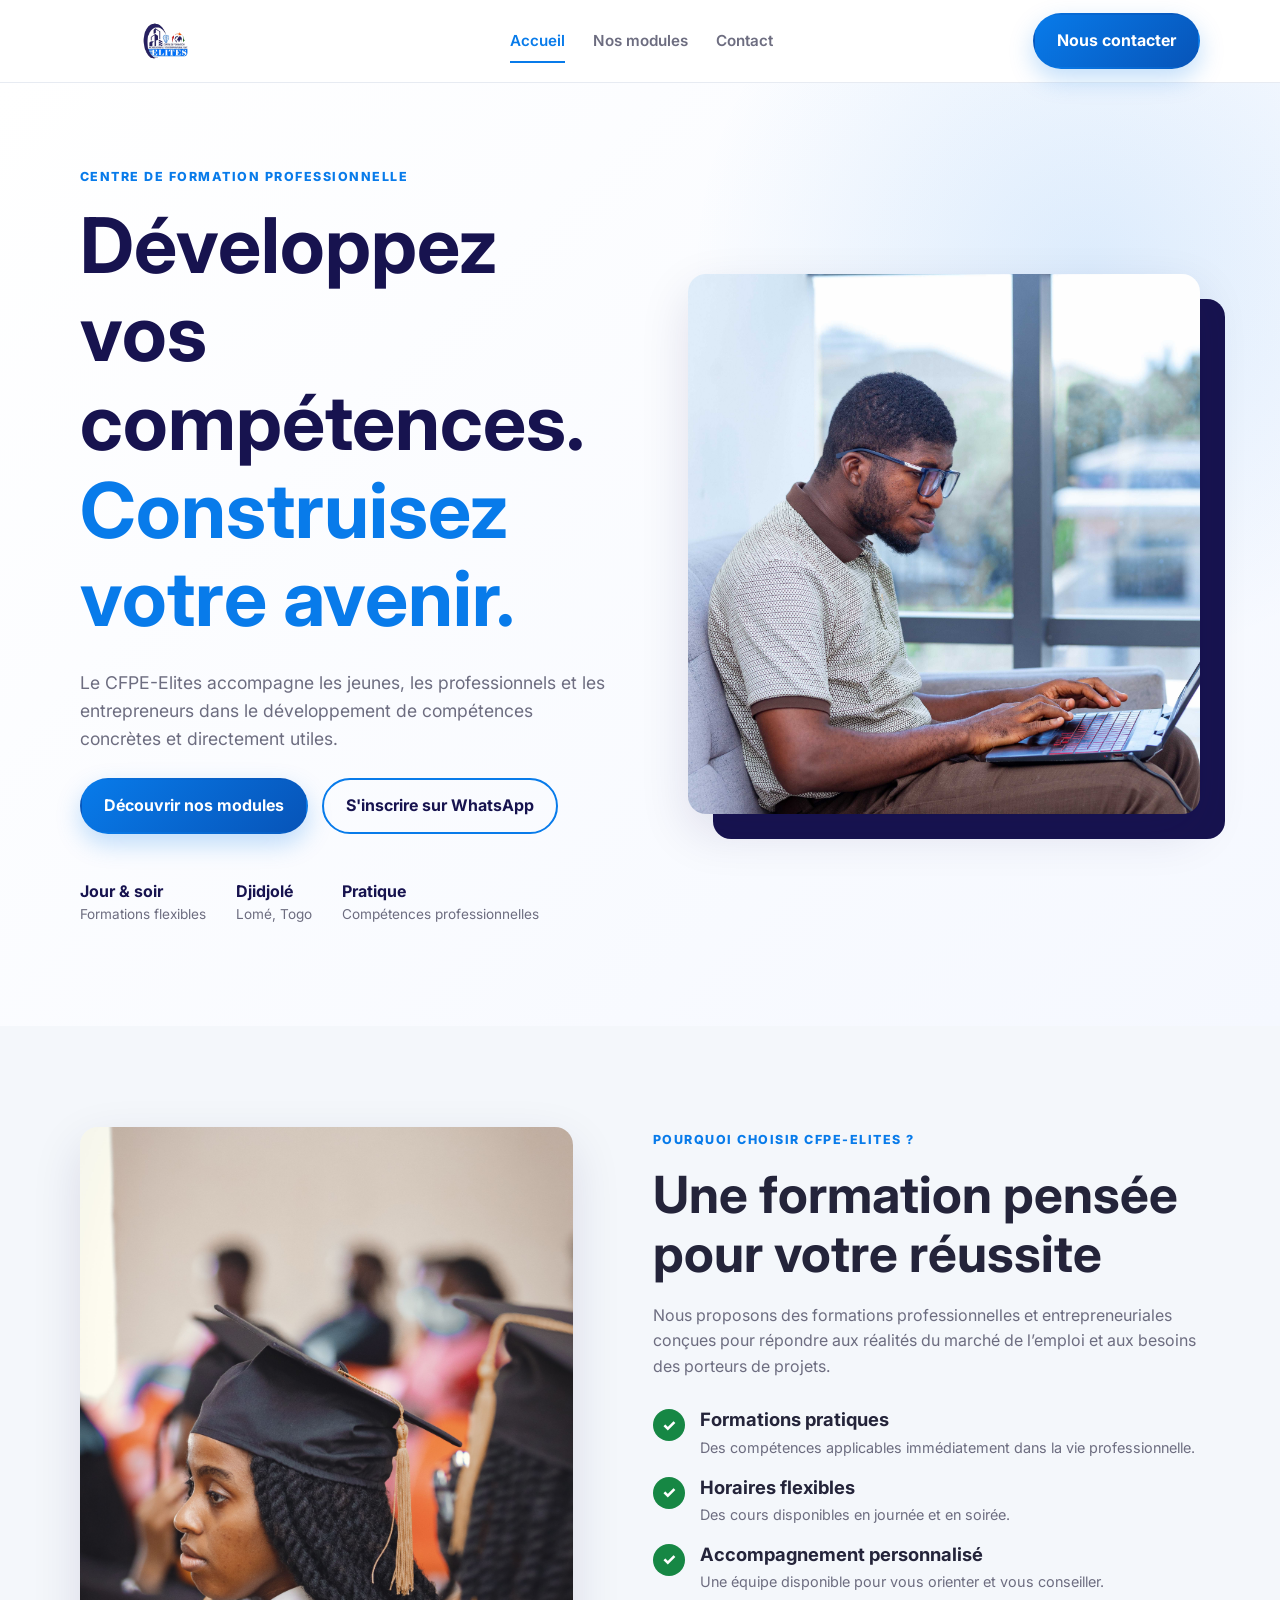
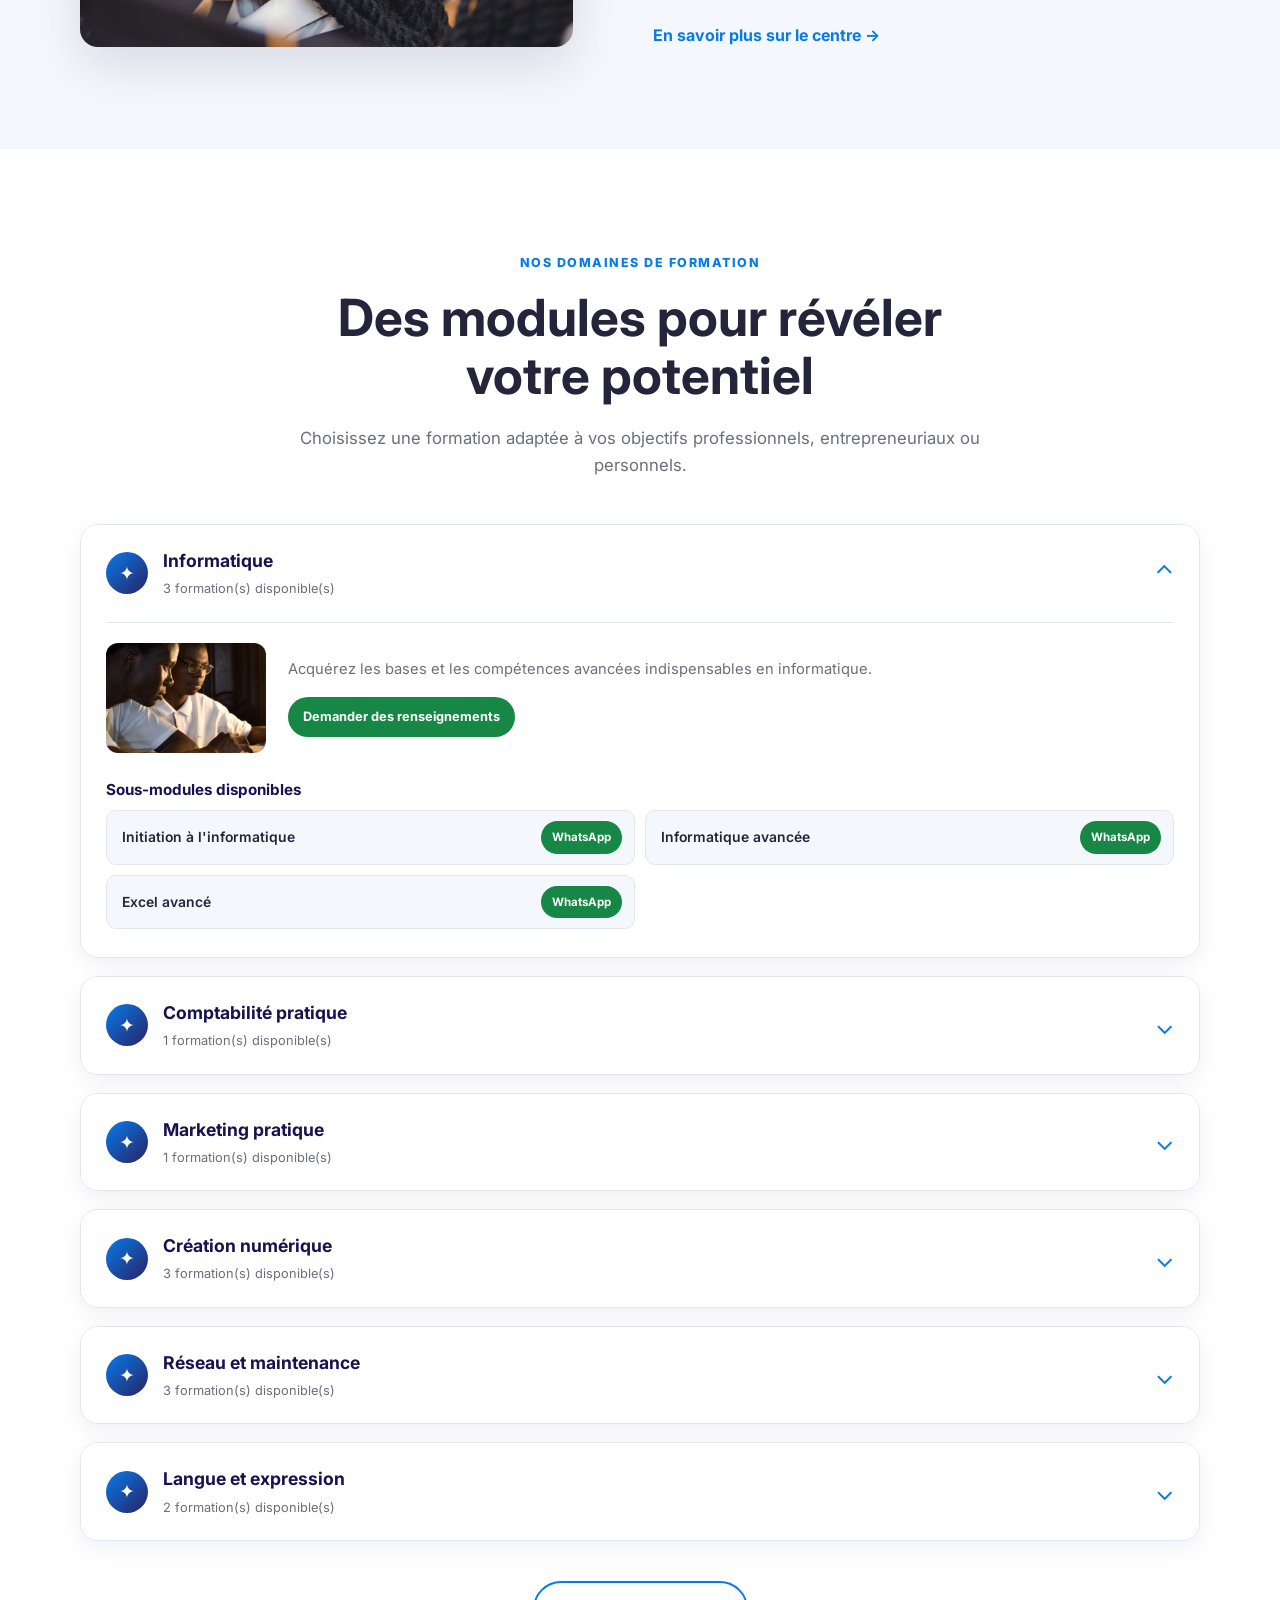
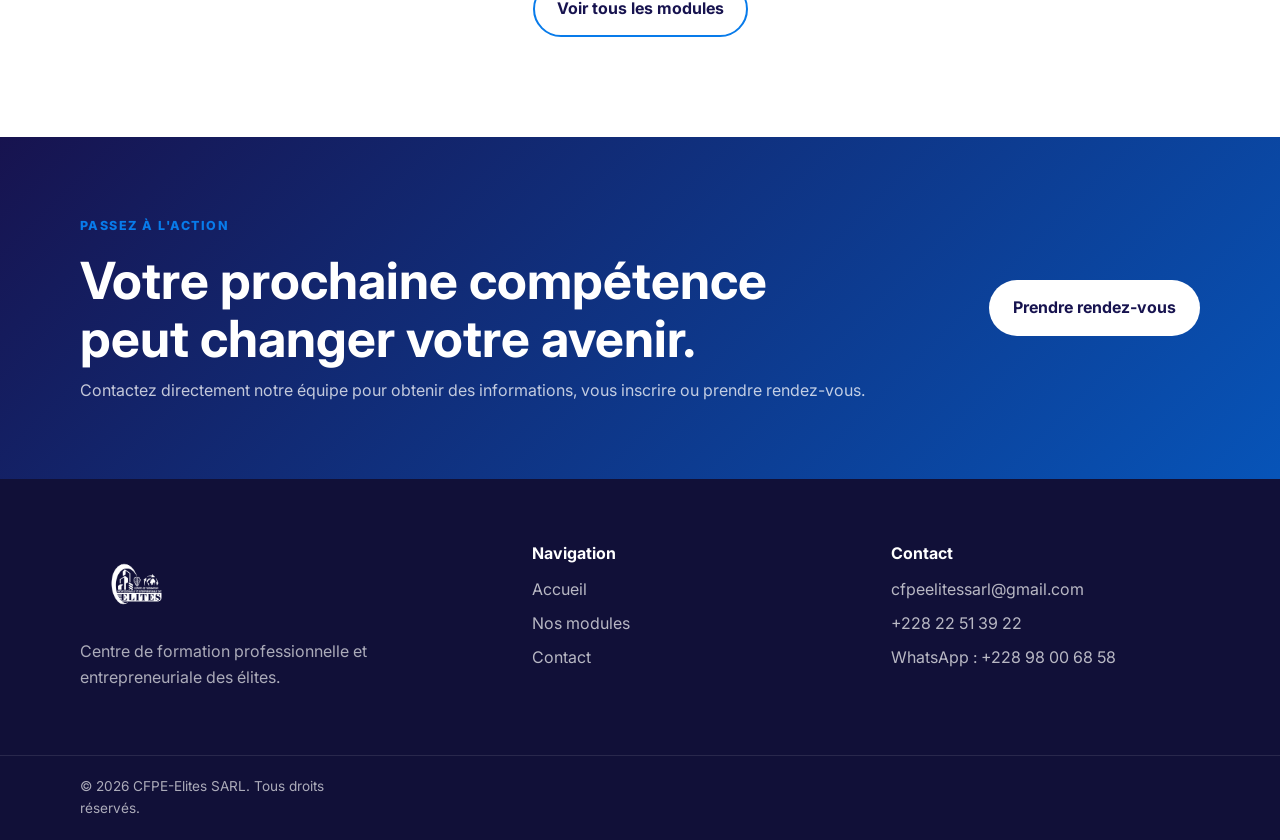
<file: index.html>
<!DOCTYPE html>
<html lang="fr">
<head>
    <meta charset="UTF-8">
    <meta name="viewport" content="width=device-width, initial-scale=1.0">

    <title>CFPE-Elites | Formation professionnelle et entrepreneuriale</title>
    <meta name="description" content="Centre de formation professionnelle et entrepreneuriale des élites à Lomé, Togo.">

    <link rel="preconnect" href="https://fonts.googleapis.com">
    <link rel="preconnect" href="https://fonts.gstatic.com" crossorigin>

    <link href="https://fonts.googleapis.com/css2?family=Inter:wght@400;500;600;700;800&display=swap" rel="stylesheet">
    <link rel="stylesheet" href="css/style.css">
</head>

<body>

<header class="site-header">
    <div class="container header-content">

        <a href="index.html" class="brand">
            <img src="assets/logo.png" alt="Logo CFPE-Elites">
        </a>

        <button class="menu-toggle" aria-label="Ouvrir le menu">
            ☰
        </button>

        <nav class="main-nav">
            <a href="index.html" class="active">Accueil</a>
            <a href="modules.html">Nos modules</a>
            <a href="contact.html">Contact</a>
        </nav>

        <a class="btn btn-primary header-action"
           href="https://wa.me/22898006858?text=Bonjour%20CFPE-Elites,%20je%20souhaite%20obtenir%20des%20renseignements."
           target="_blank">
            Nous contacter
        </a>
    </div>
</header>

<main>

    <!-- Section héro -->
    <section class="hero">
        <div class="container hero-grid">

            <div class="hero-content">
                <span class="eyebrow">Centre de formation professionnelle</span>

                <h1>
                    Développez vos compétences.
                    <span>Construisez votre avenir.</span>
                </h1>

                <p>
                    Le CFPE-Elites accompagne les jeunes, les professionnels et les entrepreneurs
                    dans le développement de compétences concrètes et directement utiles.
                </p>

                <div class="hero-buttons">
                    <a href="modules.html" class="btn btn-primary">
                        Découvrir nos modules
                    </a>

                    <a href="https://wa.me/22898006858?text=Bonjour%20CFPE-Elites,%20je%20souhaite%20m%27inscrire%20%C3%A0%20une%20formation."
                       class="btn btn-outline"
                       target="_blank">
                        S'inscrire sur WhatsApp
                    </a>
                </div>

                <div class="hero-infos">
                    <div>
                        <strong>Jour & soir</strong>
                        <span>Formations flexibles</span>
                    </div>

                    <div>
                        <strong>Djidjolé</strong>
                        <span>Lomé, Togo</span>
                    </div>

                    <div>
                        <strong>Pratique</strong>
                        <span>Compétences professionnelles</span>
                    </div>
                </div>
            </div>

            <div class="hero-image">
                <img src="assets/hero-formation.jpg"
                     alt="Apprenants participant à une formation">
            </div>

        </div>
    </section>

    <!-- Présentation -->
    <section class="section section-light">
        <div class="container intro-grid">

            <div class="intro-image">
                <img src="assets/etudiant-diplome.jpg"
                     alt="Étudiant diplômé">
            </div>

            <div class="section-content">
                <span class="eyebrow">Pourquoi choisir CFPE-Elites ?</span>

                <h2>Une formation pensée pour votre réussite</h2>

                <p>
                    Nous proposons des formations professionnelles et entrepreneuriales
                    conçues pour répondre aux réalités du marché de l’emploi et aux besoins
                    des porteurs de projets.
                </p>

                <div class="features">
                    <div class="feature">
                        <span class="feature-icon">✓</span>
                        <div>
                            <h3>Formations pratiques</h3>
                            <p>Des compétences applicables immédiatement dans la vie professionnelle.</p>
                        </div>
                    </div>

                    <div class="feature">
                        <span class="feature-icon">✓</span>
                        <div>
                            <h3>Horaires flexibles</h3>
                            <p>Des cours disponibles en journée et en soirée.</p>
                        </div>
                    </div>

                    <div class="feature">
                        <span class="feature-icon">✓</span>
                        <div>
                            <h3>Accompagnement personnalisé</h3>
                            <p>Une équipe disponible pour vous orienter et vous conseiller.</p>
                        </div>
                    </div>
                </div>

                <a href="contact.html" class="text-link">
                    En savoir plus sur le centre →
                </a>
            </div>
        </div>
    </section>

    <!-- Aperçu des modules -->
    <section class="section">
        <div class="container">

            <div class="section-heading centered">
                <span class="eyebrow">Nos domaines de formation</span>
                <h2>Des modules pour révéler votre potentiel</h2>
                <p>
                    Choisissez une formation adaptée à vos objectifs professionnels,
                    entrepreneuriaux ou personnels.
                </p>
            </div>

            <div id="featured-modules" class="cards-grid"></div>

            <div class="center-button">
                <a href="modules.html" class="btn btn-outline">
                    Voir tous les modules
                </a>
            </div>
        </div>
    </section>

    <!-- Appel à l'action -->
    <section class="cta-section">
        <div class="container cta-content">
            <div>
                <span class="eyebrow">Passez à l'action</span>
                <h2>Votre prochaine compétence peut changer votre avenir.</h2>
                <p>
                    Contactez directement notre équipe pour obtenir des informations,
                    vous inscrire ou prendre rendez-vous.
                </p>
            </div>

            <a href="https://wa.me/22898006858?text=Bonjour%20CFPE-Elites,%20je%20souhaite%20prendre%20rendez-vous."
               class="btn btn-light"
               target="_blank">
                Prendre rendez-vous
            </a>
        </div>
    </section>

</main>

<footer class="site-footer">
    <div class="container footer-grid">

        <div>
            <img class="footer-logo" src="assets/logo.png" alt="Logo CFPE-Elites">
            <p>
                Centre de formation professionnelle et entrepreneuriale des élites.
            </p>
        </div>

        <div>
            <h3>Navigation</h3>
            <a href="index.html">Accueil</a>
            <a href="modules.html">Nos modules</a>
            <a href="contact.html">Contact</a>
        </div>

        <div>
            <h3>Contact</h3>
            <a href="mailto:cfpeelitessarl@gmail.com">
                cfpeelitessarl@gmail.com
            </a>
            <a href="tel:+22822513922">+228 22 51 39 22</a>
            <a href="https://wa.me/22898006858" target="_blank">
                WhatsApp : +228 98 00 68 58
            </a>
        </div>
    </div>

    <div class="footer-bottom">
        <div class="container">
            <p>© <span class="current-year"></span> CFPE-Elites SARL. Tous droits réservés.</p>
        </div>
    </div>
</footer>

<script src="js/script.js"></script>
</body>
</html>
</file>
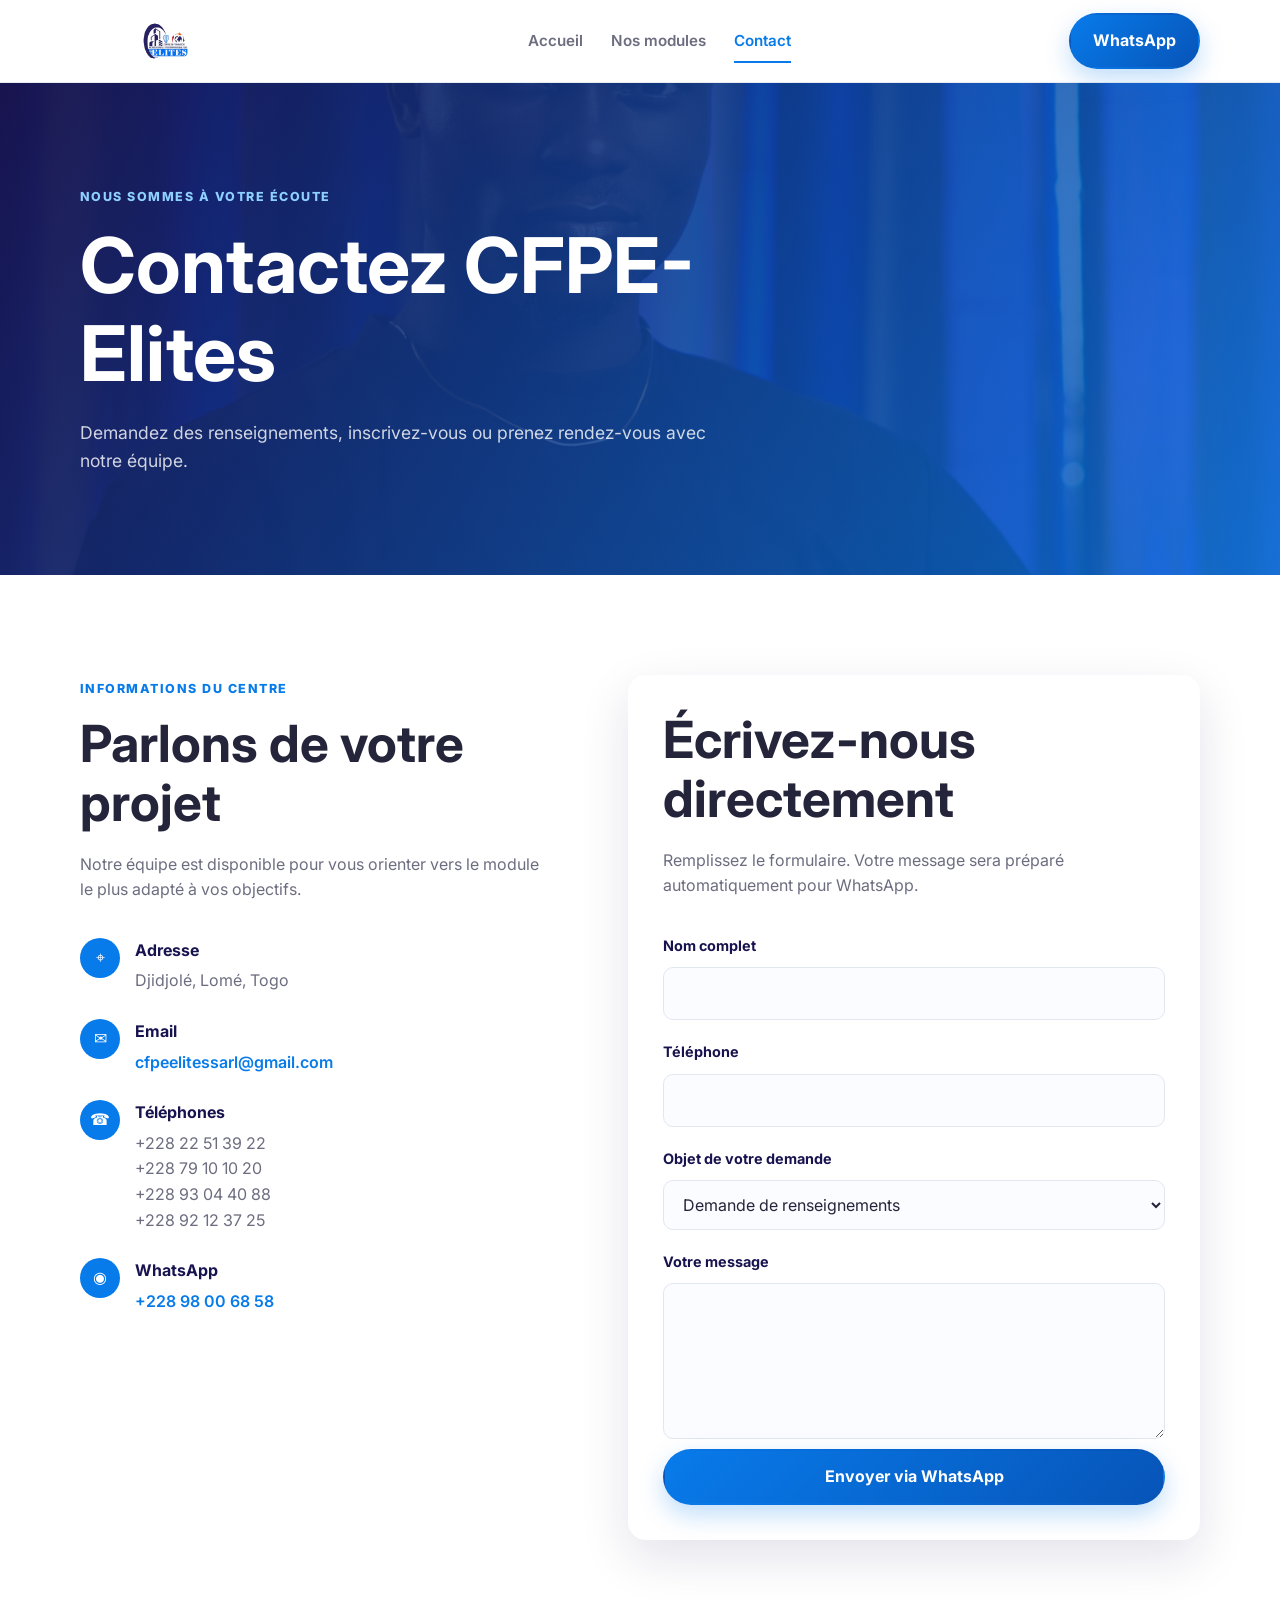
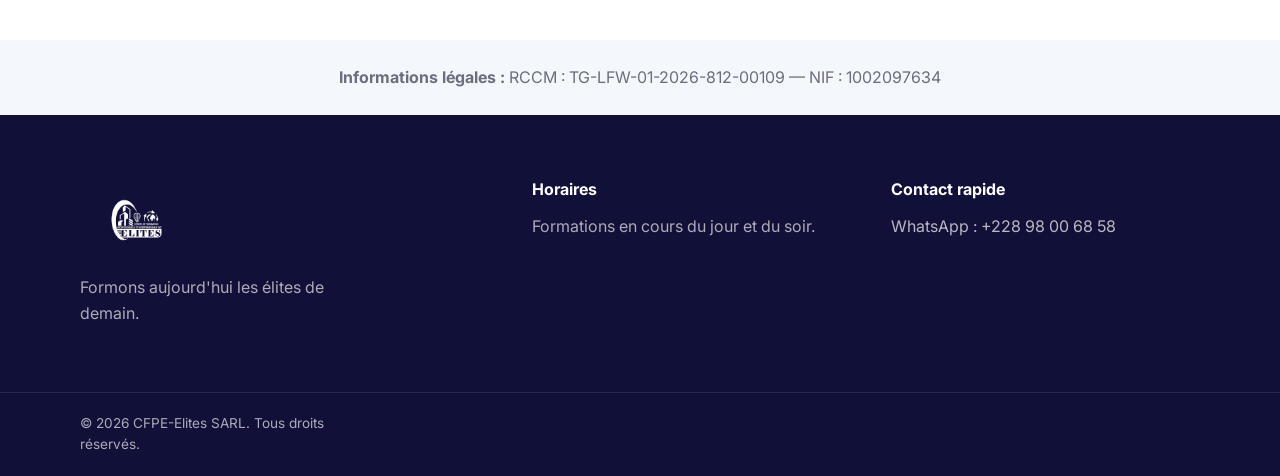
<file: contact.html>
<!DOCTYPE html>
<html lang="fr">
<head>
    <meta charset="UTF-8">
    <meta name="viewport" content="width=device-width, initial-scale=1.0">

    <title>Contact | CFPE-Elites</title>
    <meta name="description" content="Contactez le CFPE-Elites à Lomé, Togo.">

    <link rel="preconnect" href="https://fonts.googleapis.com">
    <link rel="preconnect" href="https://fonts.gstatic.com" crossorigin>

    <link href="https://fonts.googleapis.com/css2?family=Inter:wght@400;500;600;700;800&display=swap" rel="stylesheet">
    <link rel="stylesheet" href="css/style.css">
</head>

<body>

<header class="site-header">
    <div class="container header-content">

        <a href="index.html" class="brand">
            <img src="assets/logo.png" alt="Logo CFPE-Elites">
        </a>

        <button class="menu-toggle" aria-label="Ouvrir le menu">
            ☰
        </button>

        <nav class="main-nav">
            <a href="index.html">Accueil</a>
            <a href="modules.html">Nos modules</a>
            <a href="contact.html" class="active">Contact</a>
        </nav>

        <a class="btn btn-primary header-action"
           href="https://wa.me/22898006858?text=Bonjour%20CFPE-Elites,%20je%20souhaite%20obtenir%20des%20renseignements."
           target="_blank">
            WhatsApp
        </a>
    </div>
</header>

<main>

    <section class="page-banner">
        <div class="container">
            <span class="eyebrow">Nous sommes à votre écoute</span>
            <h1>Contactez CFPE-Elites</h1>
            <p>
                Demandez des renseignements, inscrivez-vous ou prenez rendez-vous
                avec notre équipe.
            </p>
        </div>
    </section>

    <section class="section">
        <div class="container contact-grid">

            <div class="contact-info">
                <span class="eyebrow">Informations du centre</span>
                <h2>Parlons de votre projet</h2>

                <p>
                    Notre équipe est disponible pour vous orienter vers le module
                    le plus adapté à vos objectifs.
                </p>

                <div class="contact-list">

                    <div class="contact-item">
                        <span class="contact-icon">⌖</span>
                        <div>
                            <strong>Adresse</strong>
                            <p>Djidjolé, Lomé, Togo</p>
                        </div>
                    </div>

                    <div class="contact-item">
                        <span class="contact-icon">✉</span>
                        <div>
                            <strong>Email</strong>
                            <a href="mailto:cfpeelitessarl@gmail.com">
                                cfpeelitessarl@gmail.com
                            </a>
                        </div>
                    </div>

                    <div class="contact-item">
                        <span class="contact-icon">☎</span>
                        <div>
                            <strong>Téléphones</strong>
                            <p>
                                +228 22 51 39 22<br>
                                +228 79 10 10 20<br>
                                +228 93 04 40 88<br>
                                +228 92 12 37 25
                            </p>
                        </div>
                    </div>

                    <div class="contact-item">
                        <span class="contact-icon">◉</span>
                        <div>
                            <strong>WhatsApp</strong>
                            <a href="https://wa.me/22898006858" target="_blank">
                                +228 98 00 68 58
                            </a>
                        </div>
                    </div>

                </div>
            </div>

            <div class="contact-card">

                <h2>Écrivez-nous directement</h2>
                <p>
                    Remplissez le formulaire. Votre message sera préparé automatiquement
                    pour WhatsApp.
                </p>

                <form id="whatsapp-form">

                    <label for="name">Nom complet</label>
                    <input type="text" id="name" name="name" required>

                    <label for="phone">Téléphone</label>
                    <input type="tel" id="phone" name="phone" required>

                    <label for="subject">Objet de votre demande</label>
                    <select id="subject" name="subject">
                        <option value="Renseignements">Demande de renseignements</option>
                        <option value="Inscription">Inscription à une formation</option>
                        <option value="Rendez-vous">Prise de rendez-vous</option>
                    </select>

                    <label for="message">Votre message</label>
                    <textarea id="message" name="message" rows="5" required></textarea>

                    <button type="submit" class="btn btn-primary full-width">
                        Envoyer via WhatsApp
                    </button>
                </form>

            </div>

        </div>
    </section>

    <section class="legal-section">
        <div class="container">
            <p>
                <strong>Informations légales :</strong>
                RCCM : TG-LFW-01-2026-812-00109
                — NIF : 1002097634
            </p>
        </div>
    </section>

</main>

<footer class="site-footer">
    <div class="container footer-grid">

        <div>
            <img class="footer-logo" src="assets/logo.png" alt="Logo CFPE-Elites">
            <p>Formons aujourd'hui les élites de demain.</p>
        </div>

        <div>
            <h3>Horaires</h3>
            <p>Formations en cours du jour et du soir.</p>
        </div>

        <div>
            <h3>Contact rapide</h3>
            <a href="https://wa.me/22898006858" target="_blank">
                WhatsApp : +228 98 00 68 58
            </a>
        </div>

    </div>

    <div class="footer-bottom">
        <div class="container">
            <p>© <span class="current-year"></span> CFPE-Elites SARL. Tous droits réservés.</p>
        </div>
    </div>
</footer>

<script src="js/script.js"></script>
</body>
</html>
</file>
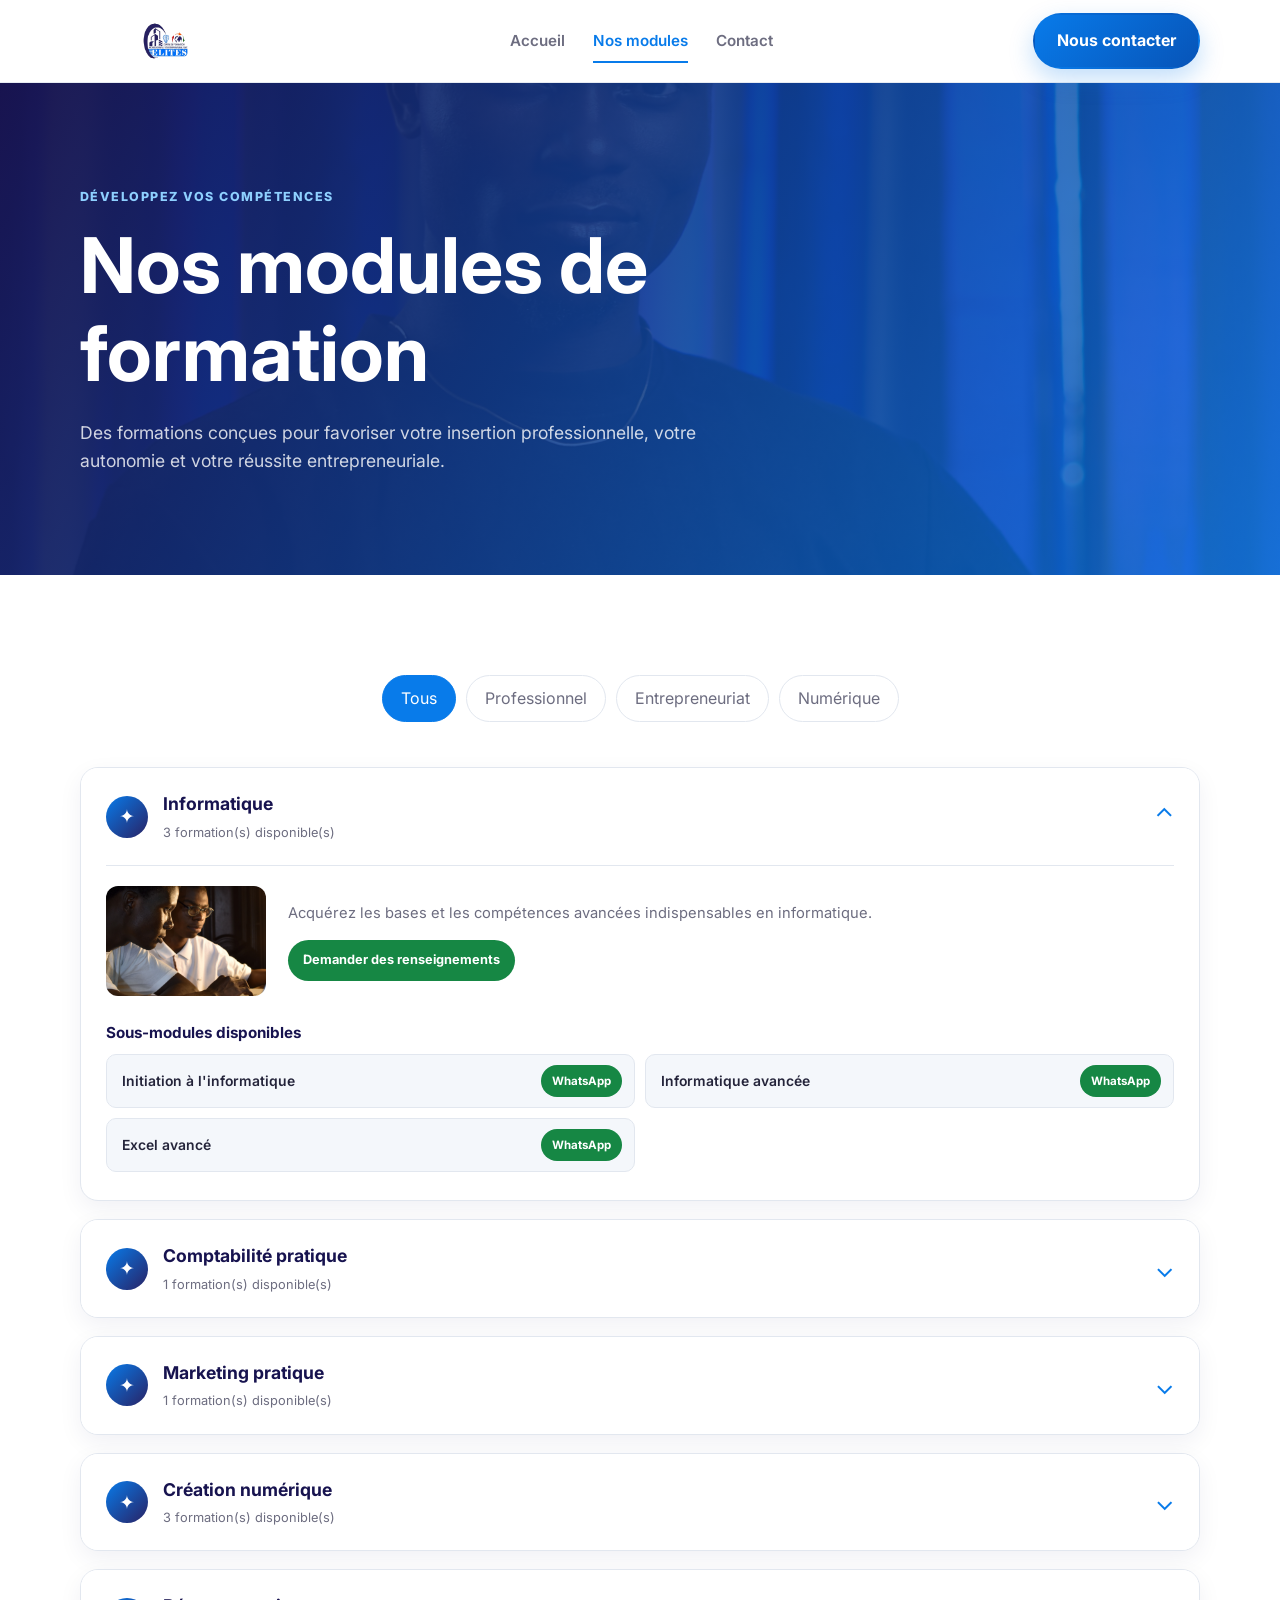
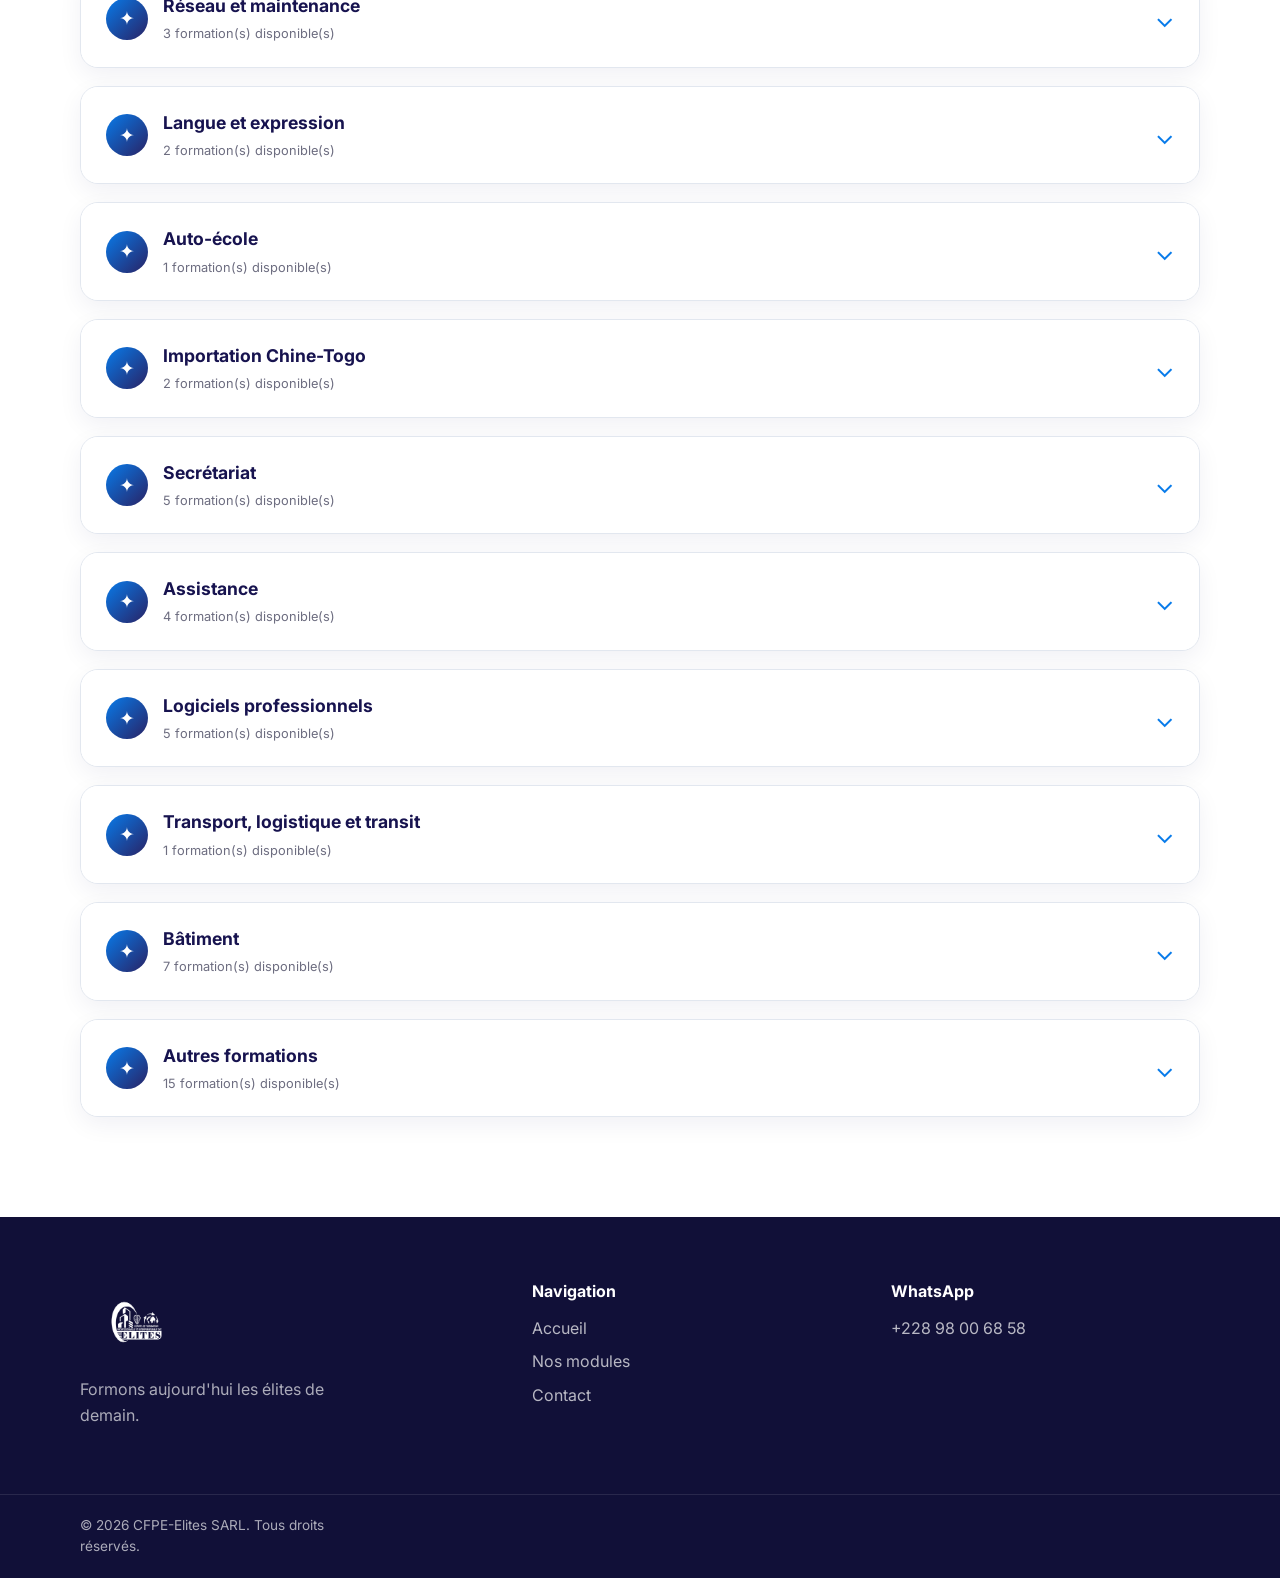
<file: modules.html>
<!DOCTYPE html>
<html lang="fr">
<head>
    <meta charset="UTF-8">
    <meta name="viewport" content="width=device-width, initial-scale=1.0">

    <title>Nos modules | CFPE-Elites</title>
    <meta name="description" content="Découvrez les modules de formation du CFPE-Elites.">

    <link rel="preconnect" href="https://fonts.googleapis.com">
    <link rel="preconnect" href="https://fonts.gstatic.com" crossorigin>

    <link href="https://fonts.googleapis.com/css2?family=Inter:wght@400;500;600;700;800&display=swap" rel="stylesheet">
    <link rel="stylesheet" href="css/style.css">
</head>

<body>

<header class="site-header">
    <div class="container header-content">

        <a href="index.html" class="brand">
            <img src="assets/logo.png" alt="Logo CFPE-Elites">
        </a>

        <button class="menu-toggle" aria-label="Ouvrir le menu">
            ☰
        </button>

        <nav class="main-nav">
            <a href="index.html">Accueil</a>
            <a href="modules.html" class="active">Nos modules</a>
            <a href="contact.html">Contact</a>
        </nav>

        <a class="btn btn-primary header-action"
           href="https://wa.me/22898006858?text=Bonjour%20CFPE-Elites,%20je%20souhaite%20obtenir%20des%20renseignements."
           target="_blank">
            Nous contacter
        </a>
    </div>
</header>

<main>

    <section class="page-banner">
        <div class="container">
            <span class="eyebrow">Développez vos compétences</span>
            <h1>Nos modules de formation</h1>
            <p>
                Des formations conçues pour favoriser votre insertion professionnelle,
                votre autonomie et votre réussite entrepreneuriale.
            </p>
        </div>
    </section>

    <section class="section">
        <div class="container">

            <div class="filters" role="group" aria-label="Filtrer les modules">
                <button class="filter-btn active" data-filter="all">Tous</button>
                <button class="filter-btn" data-filter="professionnel">Professionnel</button>
                <button class="filter-btn" data-filter="entrepreneuriat">Entrepreneuriat</button>
                <button class="filter-btn" data-filter="numerique">Numérique</button>
            </div>

            <div id="all-modules" class="modules-grid"></div>

        </div>
    </section>

</main>

<footer class="site-footer">
    <div class="container footer-grid">

        <div>
            <img class="footer-logo" src="assets/logo.png" alt="Logo CFPE-Elites">
            <p>Formons aujourd'hui les élites de demain.</p>
        </div>

        <div>
            <h3>Navigation</h3>
            <a href="index.html">Accueil</a>
            <a href="modules.html">Nos modules</a>
            <a href="contact.html">Contact</a>
        </div>

        <div>
            <h3>WhatsApp</h3>
            <a href="https://wa.me/22898006858" target="_blank">
                +228 98 00 68 58
            </a>
        </div>

    </div>

    <div class="footer-bottom">
        <div class="container">
            <p>© <span class="current-year"></span> CFPE-Elites SARL. Tous droits réservés.</p>
        </div>
    </div>
</footer>

<script src="js/script.js"></script>
</body>
</html>
</file>
<file: css/style.css>
/* =========================================================
   VARIABLES GLOBALES
   Couleurs inspirées du logo :
   - Bleu vif
   - Bleu nuit
   - Violet profond
   - Orange et vert en touches secondaires
========================================================= */

:root {
    --primary: #087bea;
    --primary-dark: #0754b8;
    --navy: #17134f;
    --purple: #292264;
    --orange: #f57920;
    --green: #168744;

    --text: #24243a;
    --muted: #6d6d80;
    --surface: #ffffff;
    --surface-soft: #f4f7fb;
    --border: #e2e7ef;

    --shadow: 0 18px 50px rgba(23, 19, 79, 0.12);
    --radius: 18px;
}

/* =========================================================
   RESET ET BASE
========================================================= */

* {
    box-sizing: border-box;
    margin: 0;
    padding: 0;
}

html {
    scroll-behavior: smooth;
}

body {
    min-width: 320px;
    font-family: "Inter", sans-serif;
    color: var(--text);
    background: var(--surface);
    line-height: 1.6;
}

img {
    max-width: 100%;
    display: block;
}

a {
    color: inherit;
    text-decoration: none;
}

button,
input,
textarea,
select {
    font: inherit;
}

/* =========================================================
   UTILITAIRES
========================================================= */

.container {
    width: min(1120px, calc(100% - 40px));
    margin-inline: auto;
}

.section {
    padding: 100px 0;
}

.section-light {
    background: var(--surface-soft);
}

.centered {
    text-align: center;
}

.center-button {
    display: flex;
    justify-content: center;
    margin-top: 40px;
}

.eyebrow {
    display: inline-block;
    margin-bottom: 15px;
    color: var(--primary);
    font-size: 0.78rem;
    font-weight: 800;
    letter-spacing: 0.12em;
    text-transform: uppercase;
}

h1,
h2,
h3 {
    line-height: 1.15;
}

h1 {
    font-size: clamp(2.5rem, 6vw, 5.2rem);
}

h2 {
    margin-bottom: 20px;
    font-size: clamp(2rem, 4vw, 3.2rem);
}

h3 {
    font-size: 1.15rem;
}

p {
    color: var(--muted);
}

/* =========================================================
   BOUTONS
========================================================= */

.btn {
    display: inline-flex;
    align-items: center;
    justify-content: center;
    min-height: 48px;
    padding: 13px 22px;
    border: 2px solid transparent;
    border-radius: 999px;
    font-weight: 700;
    cursor: pointer;
    transition: 0.25s ease;
}

.btn:hover {
    transform: translateY(-3px);
}

.btn-primary {
    color: white;
    background: linear-gradient(135deg, var(--primary), var(--primary-dark));
    box-shadow: 0 10px 25px rgba(8, 123, 234, 0.25);
}

.btn-outline {
    color: var(--navy);
    border-color: var(--primary);
    background: transparent;
}

.btn-outline:hover {
    color: white;
    background: var(--primary);
}

.btn-light {
    color: var(--navy);
    background: white;
}

.full-width {
    width: 100%;
}

/* =========================================================
   HEADER
========================================================= */

.site-header {
    position: sticky;
    top: 0;
    z-index: 20;
    background: rgba(255, 255, 255, 0.94);
    border-bottom: 1px solid rgba(226, 231, 239, 0.8);
    backdrop-filter: blur(15px);
}

.header-content {
    display: flex;
    align-items: center;
    justify-content: space-between;
    min-height: 82px;
    gap: 25px;
}

.brand img {
    width: 170px;
    max-height: 70px;
    object-fit: contain;
}

.main-nav {
    display: flex;
    align-items: center;
    gap: 28px;
}

.main-nav a {
    position: relative;
    color: var(--muted);
    font-size: 0.95rem;
    font-weight: 600;
}

.main-nav a:hover,
.main-nav a.active {
    color: var(--primary);
}

.main-nav a.active::after {
    position: absolute;
    right: 0;
    bottom: -10px;
    left: 0;
    height: 2px;
    background: var(--primary);
    content: "";
}

.menu-toggle {
    display: none;
    border: 0;
    color: var(--navy);
    background: transparent;
    font-size: 1.7rem;
    cursor: pointer;
}

/* =========================================================
   HERO
========================================================= */

.hero {
    overflow: hidden;
    padding: 80px 0 100px;
    background:
        radial-gradient(circle at 85% 20%, rgba(8, 123, 234, 0.12), transparent 30%),
        linear-gradient(135deg, #ffffff, #f5f8ff);
}

.hero-grid {
    display: grid;
    align-items: center;
    grid-template-columns: 1fr 0.95fr;
    gap: 70px;
}

.hero h1 {
    max-width: 700px;
    color: var(--navy);
}

.hero h1 span {
    display: block;
    color: var(--primary);
}

.hero-content > p {
    max-width: 600px;
    margin: 25px 0;
    font-size: 1.1rem;
}

.hero-buttons {
    display: flex;
    flex-wrap: wrap;
    gap: 14px;
}

.hero-image {
    position: relative;
}

.hero-image::before {
    position: absolute;
    z-index: 0;
    inset: 25px -25px -25px 25px;
    border-radius: var(--radius);
    background: var(--navy);
    content: "";
}

.hero-image img {
    position: relative;
    z-index: 1;
    width: 100%;
    height: 540px;
    border-radius: var(--radius);
    object-fit: cover;
    box-shadow: var(--shadow);
}

.hero-infos {
    display: flex;
    flex-wrap: wrap;
    gap: 30px;
    margin-top: 45px;
}

.hero-infos div {
    display: flex;
    flex-direction: column;
}

.hero-infos strong {
    color: var(--navy);
}

.hero-infos span {
    color: var(--muted);
    font-size: 0.85rem;
}

/* =========================================================
   SECTIONS DE CONTENU
========================================================= */

.intro-grid {
    display: grid;
    align-items: center;
    grid-template-columns: 0.9fr 1fr;
    gap: 80px;
}

.intro-image img {
    width: 100%;
    height: 520px;
    border-radius: var(--radius);
    object-fit: cover;
    box-shadow: var(--shadow);
}

.section-content > p {
    margin-bottom: 30px;
}

.features {
    display: grid;
    gap: 18px;
    margin: 30px 0;
}

.feature {
    display: flex;
    gap: 15px;
}

.feature-icon {
    display: grid;
    flex: 0 0 32px;
    place-items: center;
    width: 32px;
    height: 32px;
    border-radius: 50%;
    color: white;
    background: var(--green);
    font-weight: 800;
}

.feature p {
    margin-top: 5px;
    font-size: 0.9rem;
}

.text-link {
    color: var(--primary);
    font-weight: 700;
}

/* =========================================================
   CARTES DE MODULES
========================================================= */

.section-heading {
    max-width: 700px;
    margin: 0 auto 45px;
}

.section-heading p {
    font-size: 1.05rem;
}

.cards-grid,
.modules-grid {
    display: grid;
    grid-template-columns: repeat(3, 1fr);
    gap: 25px;
}

.module-card {
    overflow: hidden;
    border: 1px solid var(--border);
    border-radius: var(--radius);
    background: white;
    box-shadow: 0 8px 28px rgba(23, 19, 79, 0.06);
    transition: 0.3s ease;
}

.module-card:hover {
    transform: translateY(-8px);
    box-shadow: var(--shadow);
}

.module-image {
    position: relative;
    height: 220px;
}

.module-image img {
    width: 100%;
    height: 100%;
    object-fit: cover;
}

.module-label {
    position: absolute;
    top: 15px;
    left: 15px;
    padding: 6px 11px;
    border-radius: 999px;
    color: white;
    background: var(--purple);
    font-size: 0.73rem;
    font-weight: 700;
}

.module-body {
    padding: 24px;
}

.module-body p {
    margin: 12px 0 20px;
    font-size: 0.92rem;
}

.module-link {
    color: var(--primary);
    font-size: 0.9rem;
    font-weight: 700;
}

.filters {
    display: flex;
    flex-wrap: wrap;
    justify-content: center;
    gap: 10px;
    margin-bottom: 45px;
}

.filter-btn {
    padding: 10px 18px;
    border: 1px solid var(--border);
    border-radius: 999px;
    color: var(--muted);
    background: white;
    cursor: pointer;
}

.filter-btn.active,
.filter-btn:hover {
    border-color: var(--primary);
    color: white;
    background: var(--primary);
}

/* =========================================================
   BANNIÈRE DES PAGES INTERNES
========================================================= */

.page-banner {
    padding: 100px 0;
    color: white;
    background:
        linear-gradient(120deg, rgba(23, 19, 79, 0.96), rgba(8, 123, 234, 0.8)),
        url("../assets/formateur.jpg") center / cover;
}

.page-banner h1 {
    max-width: 800px;
}

.page-banner p {
    max-width: 650px;
    margin-top: 20px;
    color: rgba(255, 255, 255, 0.8);
    font-size: 1.1rem;
}

.page-banner .eyebrow {
    color: #8ed0ff;
}

/* =========================================================
   CTA
========================================================= */

.cta-section {
    padding: 75px 0;
    color: white;
    background: linear-gradient(135deg, var(--navy), var(--primary-dark));
}

.cta-content {
    display: flex;
    align-items: center;
    justify-content: space-between;
    gap: 30px;
}

.cta-content h2 {
    max-width: 750px;
    margin-bottom: 10px;
}

.cta-content p {
    color: rgba(255, 255, 255, 0.75);
}

/* =========================================================
   CONTACT
========================================================= */

.contact-grid {
    display: grid;
    grid-template-columns: 0.9fr 1.1fr;
    gap: 80px;
}

.contact-list {
    display: grid;
    gap: 25px;
    margin-top: 35px;
}

.contact-item {
    display: flex;
    align-items: flex-start;
    gap: 15px;
}

.contact-icon {
    display: grid;
    flex: 0 0 40px;
    place-items: center;
    width: 40px;
    height: 40px;
    border-radius: 50%;
    color: white;
    background: var(--primary);
}

.contact-item strong {
    display: block;
    margin-bottom: 5px;
    color: var(--navy);
}

.contact-item a {
    color: var(--primary);
    font-weight: 600;
}

.contact-card {
    padding: 35px;
    border-radius: var(--radius);
    background: white;
    box-shadow: var(--shadow);
}

.contact-card > p {
    margin-bottom: 25px;
}

form {
    display: grid;
    gap: 10px;
}

label {
    margin-top: 10px;
    color: var(--navy);
    font-size: 0.9rem;
    font-weight: 700;
}

input,
textarea,
select {
    width: 100%;
    padding: 13px 15px;
    border: 1px solid var(--border);
    border-radius: 10px;
    outline: none;
    color: var(--text);
    background: #fbfcff;
}

input:focus,
textarea:focus,
select:focus {
    border-color: var(--primary);
    box-shadow: 0 0 0 3px rgba(8, 123, 234, 0.1);
}

.legal-section {
    padding: 25px 0;
    background: var(--surface-soft);
    text-align: center;
}

/* =========================================================
   FOOTER
========================================================= */

.site-footer {
    color: white;
    background: #111038;
}

.footer-grid {
    display: grid;
    grid-template-columns: 1.3fr 1fr 1fr;
    gap: 50px;
    padding: 65px 0;
}

.footer-logo {
    width: 180px;
    max-height: 80px;
    object-fit: contain;
    object-position: left;
    filter: brightness(0) invert(1);
}

.site-footer p {
    max-width: 300px;
    margin-top: 15px;
    color: rgba(255, 255, 255, 0.65);
}

.site-footer h3 {
    margin-bottom: 15px;
    color: white;
    font-size: 1rem;
}

.site-footer a {
    display: block;
    width: fit-content;
    margin: 8px 0;
    color: rgba(255, 255, 255, 0.7);
}

.site-footer a:hover {
    color: white;
}

.footer-bottom {
    padding: 20px 0;
    border-top: 1px solid rgba(255, 255, 255, 0.1);
}

.footer-bottom p {
    margin: 0;
    font-size: 0.85rem;
}

/* =========================================================
   RESPONSIVE DESIGN
========================================================= */

@media (max-width: 900px) {
    .header-action {
        display: none;
    }

    .menu-toggle {
        display: block;
    }

    .main-nav {
        position: absolute;
        top: 82px;
        right: 20px;
        left: 20px;
        display: none;
        flex-direction: column;
        align-items: stretch;
        gap: 0;
        padding: 15px;
        border-radius: 15px;
        background: white;
        box-shadow: var(--shadow);
    }

    .main-nav.open {
        display: flex;
    }

    .main-nav a {
        padding: 12px;
    }

    .main-nav a.active::after {
        display: none;
    }

    .hero-grid,
    .intro-grid,
    .contact-grid {
        grid-template-columns: 1fr;
        gap: 45px;
    }

    .hero {
        padding-top: 55px;
    }

    .hero-image {
        max-width: 650px;
    }

    .cards-grid,
    .modules-grid {
        grid-template-columns: repeat(2, 1fr);
    }

    .cta-content {
        align-items: flex-start;
        flex-direction: column;
    }
}

@media (max-width: 600px) {
    .container {
        width: min(100% - 30px, 1120px);
    }

    .section {
        padding: 70px 0;
    }

    .brand img {
        width: 145px;
    }

    .hero h1 {
        font-size: 2.6rem;
    }

    .hero-image img {
        height: 390px;
    }

    .hero-image::before {
        inset: 15px -15px -15px 15px;
    }

    .hero-buttons {
        flex-direction: column;
        align-items: stretch;
    }

    .hero-buttons .btn {
        width: 100%;
    }

    .hero-infos {
        display: grid;
        grid-template-columns: 1fr 1fr;
        gap: 20px;
    }

    .cards-grid,
    .modules-grid,
    .footer-grid {
        grid-template-columns: 1fr;
    }

    .intro-image img {
        height: 380px;
    }

    .page-banner {
        padding: 75px 0;
    }

    .contact-card {
        padding: 25px;
    }
}

/* =========================================================
   MODULES PRINCIPAUX ET SOUS-MODULES
========================================================= */

.modules-grid,
#featured-modules {
    display: grid;
    grid-template-columns: 1fr;
    gap: 18px;
}

.module-accordion {
    overflow: hidden;
    border: 1px solid var(--border);
    border-radius: var(--radius);
    background: white;
    box-shadow: 0 8px 25px rgba(23, 19, 79, 0.06);
    transition: 0.25s ease;
}

.module-accordion:hover {
    border-color: rgba(8, 123, 234, 0.45);
    box-shadow: var(--shadow);
}

.module-toggle {
    display: flex;
    align-items: center;
    justify-content: space-between;
    width: 100%;
    padding: 22px 25px;
    border: 0;
    color: var(--navy);
    background: white;
    text-align: left;
    cursor: pointer;
}

.module-toggle-content {
    display: flex;
    align-items: center;
    gap: 15px;
}

.module-icon {
    display: grid;
    flex: 0 0 42px;
    place-items: center;
    width: 42px;
    height: 42px;
    border-radius: 50%;
    color: white;
    background: linear-gradient(135deg, var(--primary), var(--purple));
    font-size: 1.2rem;
}

.module-toggle strong {
    display: block;
    font-size: 1.1rem;
}

.module-toggle small {
    display: block;
    margin-top: 4px;
    color: var(--muted);
    font-size: 0.8rem;
    font-weight: 400;
}

.module-arrow {
    color: var(--primary);
    font-size: 1.6rem;
    transition: transform 0.25s ease;
}

.module-toggle[aria-expanded="true"] .module-arrow {
    transform: rotate(180deg);
}

.module-content {
    display: grid;
    grid-template-rows: 0fr;
    transition: grid-template-rows 0.35s ease;
}

.module-content.open {
    grid-template-rows: 1fr;
}

.module-content-inner {
    min-height: 0;
    overflow: hidden;
    padding: 0 25px;
}

.module-content.open .module-content-inner {
    padding-bottom: 28px;
}

.module-details {
    display: grid;
    align-items: center;
    grid-template-columns: 160px 1fr;
    gap: 22px;
    padding: 20px 0 28px;
    border-top: 1px solid var(--border);
}

.module-details img {
    width: 160px;
    height: 110px;
    border-radius: 12px;
    object-fit: cover;
}

.module-details p {
    margin-bottom: 15px;
    font-size: 0.92rem;
}

.module-general-whatsapp,
.submodule-whatsapp {
    display: inline-flex;
    align-items: center;
    justify-content: center;
    border-radius: 999px;
    color: white;
    background: var(--green);
    font-size: 0.8rem;
    font-weight: 700;
    transition: 0.25s ease;
}

.module-general-whatsapp {
    padding: 10px 15px;
}

.module-general-whatsapp:hover,
.submodule-whatsapp:hover {
    background: #0d6634;
    transform: translateY(-2px);
}

.module-content h3 {
    margin-bottom: 12px;
    color: var(--navy);
    font-size: 0.95rem;
}

.submodules-list {
    display: grid;
    grid-template-columns: repeat(2, 1fr);
    gap: 10px;
    list-style: none;
}

.submodule-item {
    display: flex;
    align-items: center;
    justify-content: space-between;
    gap: 12px;
    min-height: 52px;
    padding: 10px 12px 10px 15px;
    border: 1px solid var(--border);
    border-radius: 10px;
    background: var(--surface-soft);
}

.submodule-item span {
    color: var(--text);
    font-size: 0.87rem;
    font-weight: 600;
}

.submodule-whatsapp {
    flex-shrink: 0;
    padding: 7px 11px;
    font-size: 0.72rem;
}

/* Responsive modules */
@media (max-width: 650px) {
    .module-toggle {
        padding: 18px;
    }

    .module-content-inner {
        padding-right: 18px;
        padding-left: 18px;
    }

    .module-details {
        grid-template-columns: 1fr;
    }

    .module-details img {
        width: 100%;
        height: 180px;
    }

    .submodules-list {
        grid-template-columns: 1fr;
    }

    .submodule-item {
        align-items: flex-start;
        flex-direction: column;
    }

    .submodule-whatsapp {
        width: 100%;
    }
}
</file>
